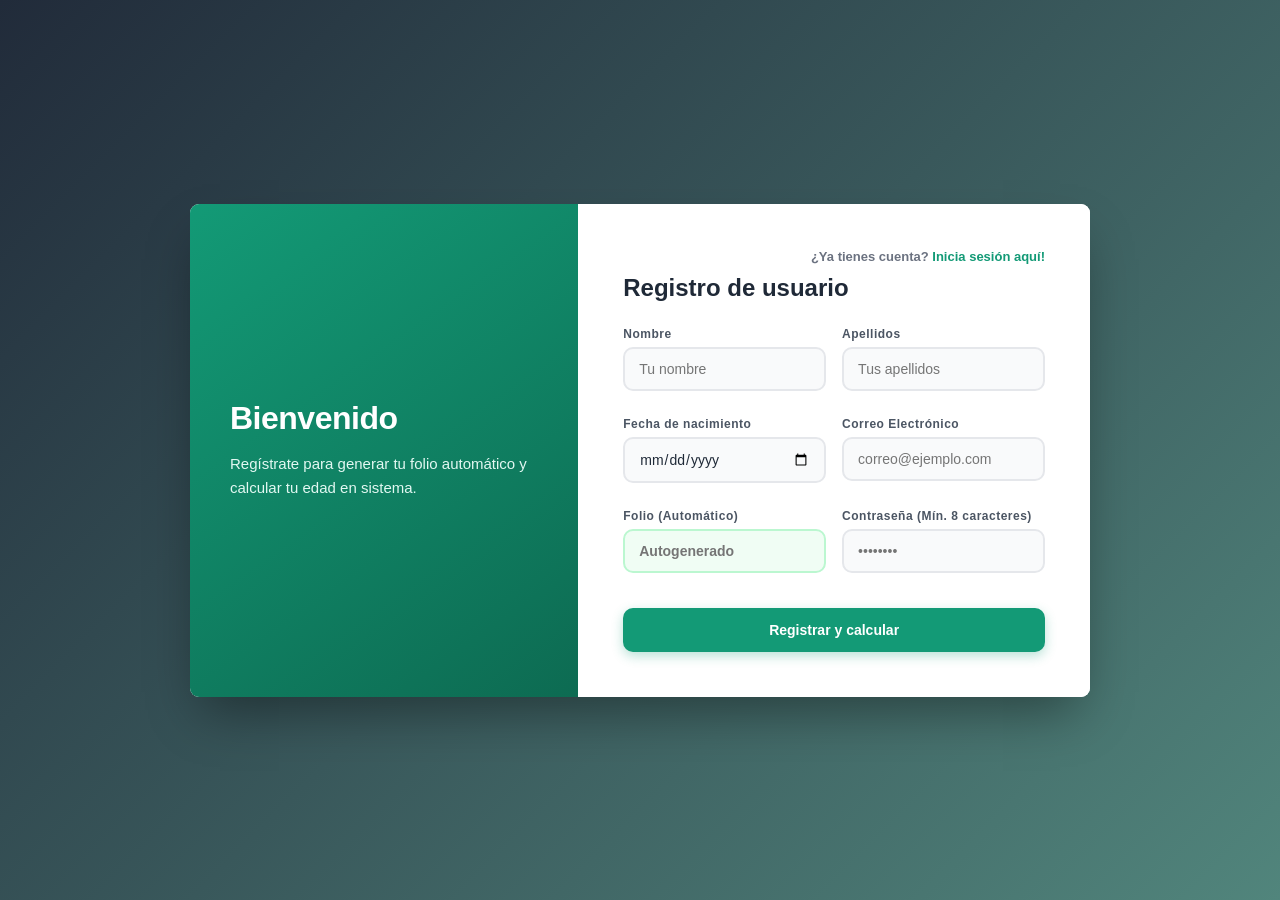
<file: index.html>
<!DOCTYPE html>
<html lang="es">
<head>
    <meta charset="UTF-8">
    <meta name="viewport" content="width=device-width, initial-scale=1.0">
    <title>Formulario</title>
    <link rel="stylesheet" href="css/Styles.css">
    <script src="js/utileria.js"></script>
</head>
<body>
    
 <div class="contenedor">
    <div class="mitad-izquierdo">
        <div class="contenido-izq">
            <h2>Bienvenido</h2>
            <p>Regístrate para generar tu folio automático y calcular tu edad en sistema.</p>
            <div class="circulo-decorativo"></div>
        </div>
    </div>

    <div class="mitad-derecho">
        <div class="encabezado-form">
            <span>¿Ya tienes cuenta? <a href="login.html">Inicia sesión aquí!</a></span>
        </div>
        
        <h3>Registro de usuario</h3>
        
        <form id="Registro">
            <div class="grid-formulario">
                
                <div class="grupo">
                    <label for="nombre">Nombre</label>
                    <input type="text" id="nombre" required placeholder="Tu nombre">
                    <label id="msjNombre" style="color: #ef4444; font-size: 11px; margin-top: 4px; display: block;"></label>
                </div>

                <div class="grupo">
                    <label for="apellidos">Apellidos</label>
                    <input type="text" id="apellidos" required placeholder="Tus apellidos">
                    <label id="msjApellidos" style="color: #ef4444; font-size: 11px; margin-top: 4px; display: block;"></label>
                </div>

                <div class="grupo">
                    <label for="fechaNacimiento">Fecha de nacimiento</label>
                    <input type="date" id="fechaNacimiento" required>
                    <label id="msjFecha" style="color: #ef4444; font-size: 11px; margin-top: 4px; display: block;"></label>
                </div>

                <div class="grupo">
                    <label for="correo">Correo Electrónico</label>
                    <input type="email" id="correo" required placeholder="correo@ejemplo.com">
                    <label id="msjCorreo" style="color: #ef4444; font-size: 11px; margin-top: 4px; display: block;"></label>
                </div>

                <div class="grupo">
                    <label>Folio (Automático)</label>
                    <input type="text" value="" readonly placeholder="Autogenerado">
                </div>

                <div class="grupo">
                    <label for="contraseña">Contraseña (Mín. 8 caracteres)</label>
                    <input type="password" id="contraseña" name="contraseña" placeholder="••••••••">
                    <label id="msjPassword" style="color: #ef4444; font-size: 11px; margin-top: 4px; display: block;"></label>
                </div>

            </div>

            <button type="button" onclick="ProcesarFormulario()">Registrar y calcular</button>
        </form>
    </div>
 </div>

 <div id="miModal" class="modal">
    <div class="modal-content">
        <span class="close" onclick="cerrarModal()">&times;</span>
        <h3>Resultados</h3>
        <p id="mensajeModal"></p>
    </div>
 </div>

</body>
</html>
</file>
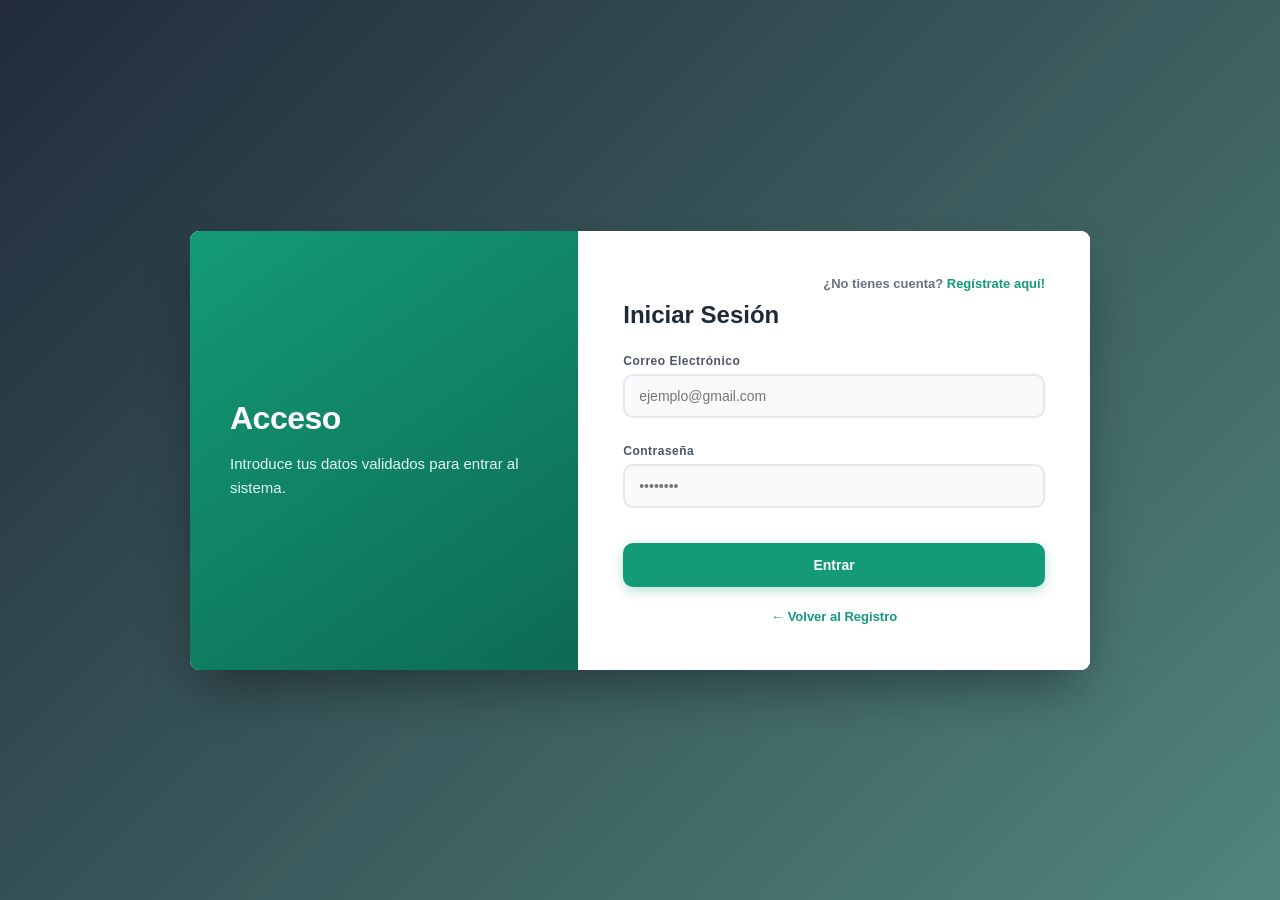
<file: login.html>
<!DOCTYPE html>
<html lang="es">
<head>
    <meta charset="UTF-8">
    <meta name="viewport" content="width=device-width, initial-scale=1.0">
    <title>Login</title>
    <link rel="stylesheet" href="css/Styles.css">
    <script src="js/utileria.js"></script>
</head>
<body>

<div class="contenedor">
    <div class="mitad-izquierdo">
        <div class="contenido-izq">
            <h2>Acceso</h2>
            <p>Introduce tus datos validados para entrar al sistema.</p>
            <div class="circulo-decorativo"></div>
        </div>
    </div>

    <div class="mitad-derecho">
        <div class="encabezado-form">
            <span>¿No tienes cuenta? <a href="index.html">Regístrate aquí!</a></span>
        </div>
        
        <h3>Iniciar Sesión</h3>
        
        <form id="loginForm">
            <div class="grid-formulario">
                
                <div class="grupo" style="grid-column: span 2;">
                    <label for="correo">Correo Electrónico</label>
                    <input type="email" id="correo" placeholder="ejemplo@gmail.com" required>
                    <label id="msjLoginCorreo" style="color: #ef4444; font-size: 11px; margin-top: 4px; display: block;"></label>
                </div>

                <div class="grupo" style="grid-column: span 2;">
                    <label for="password">Contraseña</label>
                    <input type="password" id="password" placeholder="••••••••" required>
                    <label id="msjLoginPassword" style="color: #ef4444; font-size: 11px; margin-top: 4px; display: block;"></label>
                </div>

            </div>

            <button type="button" onclick="iniciarSesion()">Entrar</button>
        </form>
        
        <div style="margin-top: 20px; text-align: center;">
            <a href="index.html" style="color: #139a76; text-decoration: none; font-size: 13px; font-weight: bold;">← Volver al Registro</a>
        </div>
    </div>
</div>

</body>
</html>
</file>
<file: css/Styles.css>
body {
    margin: 0;
    font-family: Arial, sans-serif;
    background: linear-gradient(135deg, #212b3a 0%, #51857c 100%);
    display: flex;
    justify-content: center;
    align-items: center;
    min-height: 100vh;
    color: #333;
}

/* Contenedor principal  */
.contenedor {
    display: flex;
    width: 900px;
    max-width: 95%;
    background: #ffffff;
    box-shadow: 0 25px 50px -12px rgba(0, 0, 0, 0.4);
    border-radius: 9px;
    overflow: hidden;
}

/* Panel izquierdo */
.mitad-izquierdo {
    background: linear-gradient(145deg, #139a76 0%, #0d6b52 100%);
    color: white;
    width: 38%;
    padding: 40px;
    display: flex;
    flex-direction: column;
    justify-content: center;
    position: relative;
    overflow: hidden;
}

.contenido-izq {
    position: relative;
    z-index: 2;
}

.mitad-izquierdo h2 {
    font-size: 32px;
    margin: 0 0 15px 0;
    letter-spacing: -0.5px;
}

.mitad-izquierdo p {
    font-size: 15px;
    line-height: 1.6;
    color: #e2f8f2;
    margin: 0;
}



/* Mitad derecha  */
.mitad-derecho {
    background-color: #ffffff;
    width: 62%;
    padding: 45px;
    box-sizing: border-box;
}

.encabezado-form {
    text-align: right;
    font-size: 13px;
    font-weight: bold;
    margin-bottom: 10px;
    color: #6b7280;
}

.encabezado-form a {
    color: #139a76;
    text-decoration: none;
}

.encabezado-form a:hover {
    text-decoration: underline;
}

.mitad-derecho h3 {
    color: #1f2937;
    font-size: 24px;
    margin-top: 0;
    margin-bottom: 25px;
}

/* Rejilla de inputs */
.grid-formulario {
    display: grid;
    grid-template-columns: 1fr 1fr;
    gap: 16px;
}

.grupo {
    display: flex;
    flex-direction: column;
}

.grupo label {
    font-size: 12px;
    font-weight: bold;
    color: #4b5563;
    margin-bottom: 6px;
   
    letter-spacing: 0.5px;
}

/* Estilo para los inputs */
.grupo input {
    width: 100%;
    padding: 12px 14px;
    border: 2px solid #e5e7eb;
    border-radius: 10px;
    box-sizing: border-box;
    font-family: inherit;
    font-size: 14px;
    color: #1f2937;
    background-color: #f9fafb;
    transition: all 0.2s ease-in-out;
}

.grupo input:focus {
    outline: none;
    border-color: #139a76;
    background-color: #ffffff;
    box-shadow: 0 0 0 4px rgba(19, 154, 118, 0.1);
}

.grupo input[readonly] {
    background-color: #f0fdf4; 
    color: #166534;
    border-color: #bbf7d0;
    font-weight: bold;
}

button {
    width: 100%;
    padding: 14px;
    background-color: #139a76;
    color: white;
    border: none;
    font-size: 14px;
    font-weight: bold;
    margin-top: 25px;
    cursor: pointer;
    border-radius: 10px;
    box-shadow: 0 4px 12px rgba(19, 154, 118, 0.3);
    transition: background-color 0.2s, transform 0.1s;
}

button:hover {
    background-color: #0d7c5f;
}

button:active {
    transform: scale(0.99);
}

/* Ventana Modal */
.modal {
    display: none; 
    position: fixed;
    z-index: 100;
    left: 0;
    top: 0;
    width: 100%;
    height: 100%;
    background-color: rgba(17, 24, 39, 0.7);
    justify-content: center;
    align-items: center;
}

.modal-content {
    background-color: #fff;
    padding: 30px;
    width: 340px;
    max-width: 90%;
    border-radius: 16px;
    text-align: left;
    color: #1f2937;
    box-shadow: 0 20px 25px -5px rgba(0, 0, 0, 0.2);
    margin: auto;
}

.close {
    color: #9ca3af;
    float: right;
    font-size: 24px;
    font-weight: bold;
    cursor: pointer;
    line-height: 1;
}

.close:hover {
    color: #ef4444;
}

.modal-content h3 {
    margin-top: 0;
    font-size: 20px;
    color: #111827;
}

.modal-content p {
    font-size: 14px;
    color: #4b5563;
}

/* Responsive */
@media screen and (max-width: 768px) {
    body {
        align-items: stretch;
        background: #ffffff;
    }
    .contenedor {
        width: 100%;
        max-width: 100%;
        box-shadow: none;
        border-radius: 0;
        flex-direction: column; 
    }
    .mitad-izquierdo {
        width: 100%;
        padding: 25px;
        min-height: auto;
    }
    .mitad-derecho {
        width: 100%;
        padding: 25px;
    }
    .grid-formulario {
        grid-template-columns: 1fr; 
    }
}
</file>
